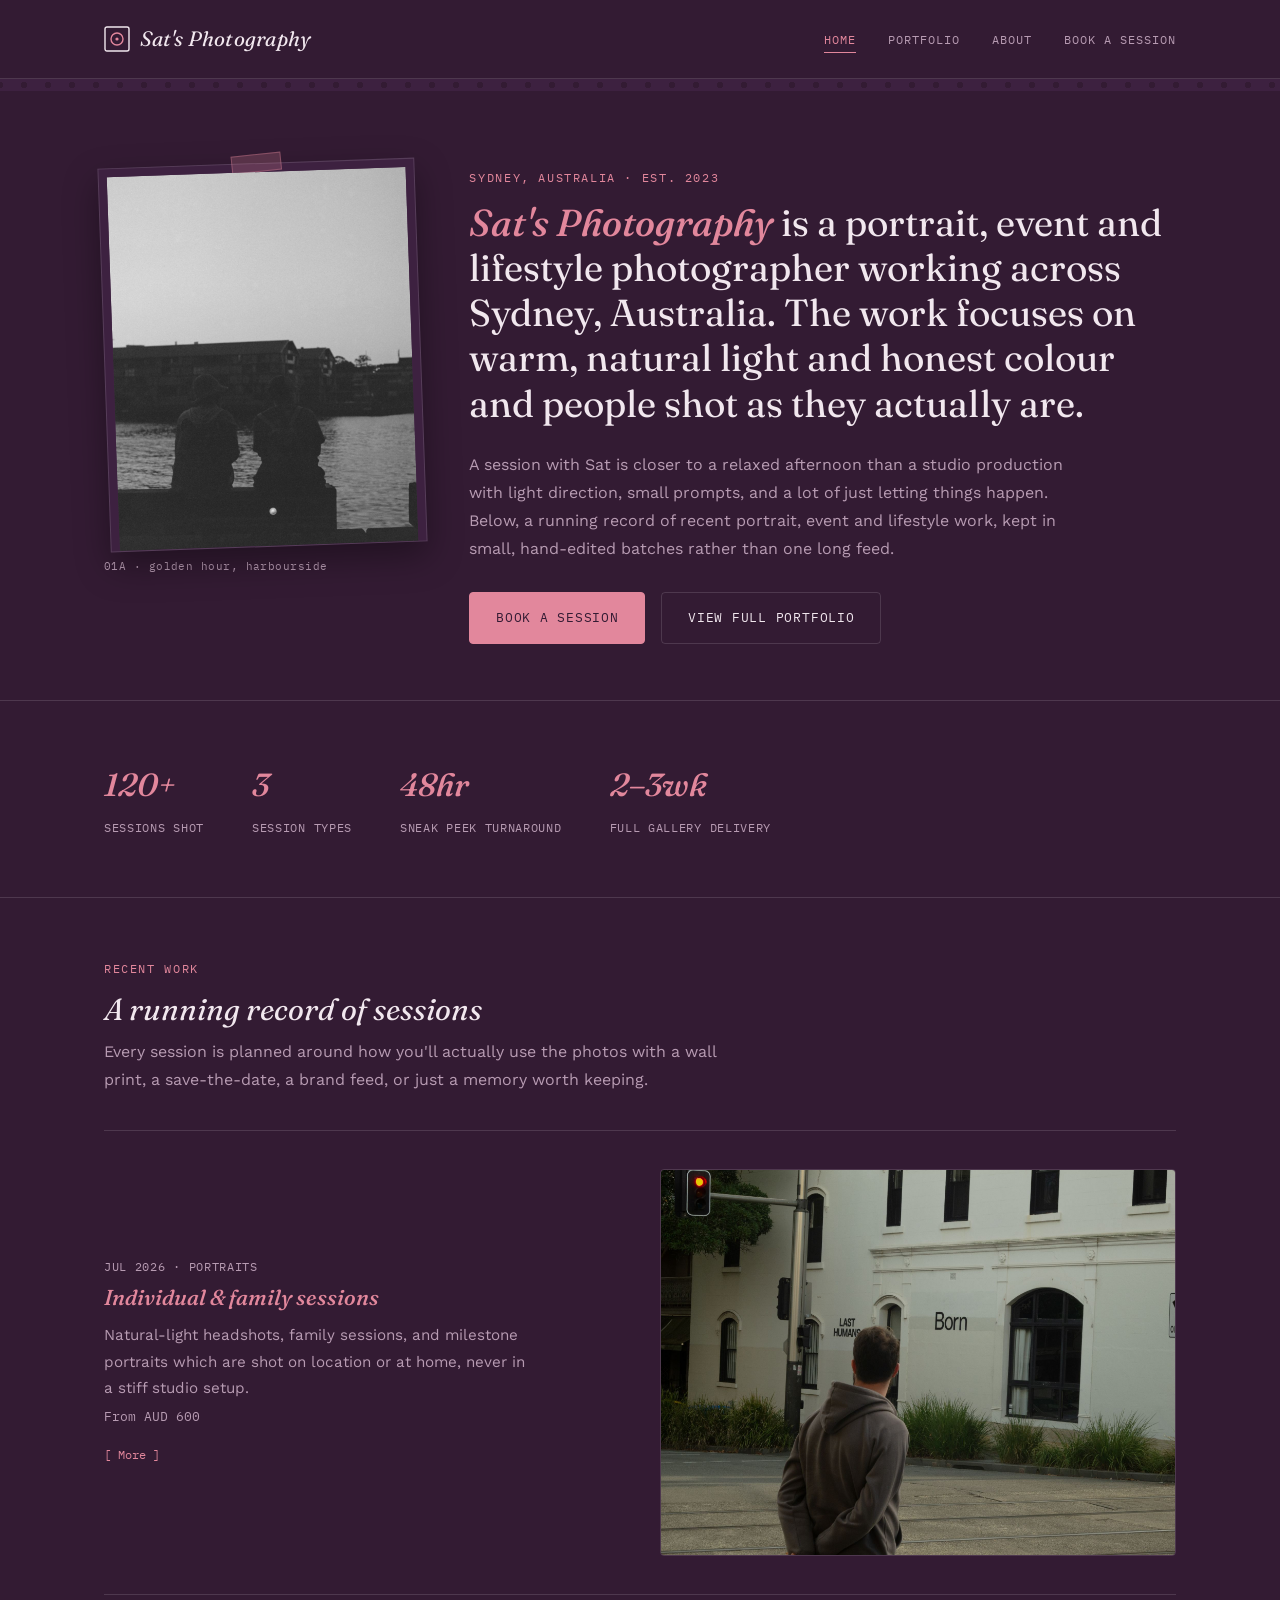
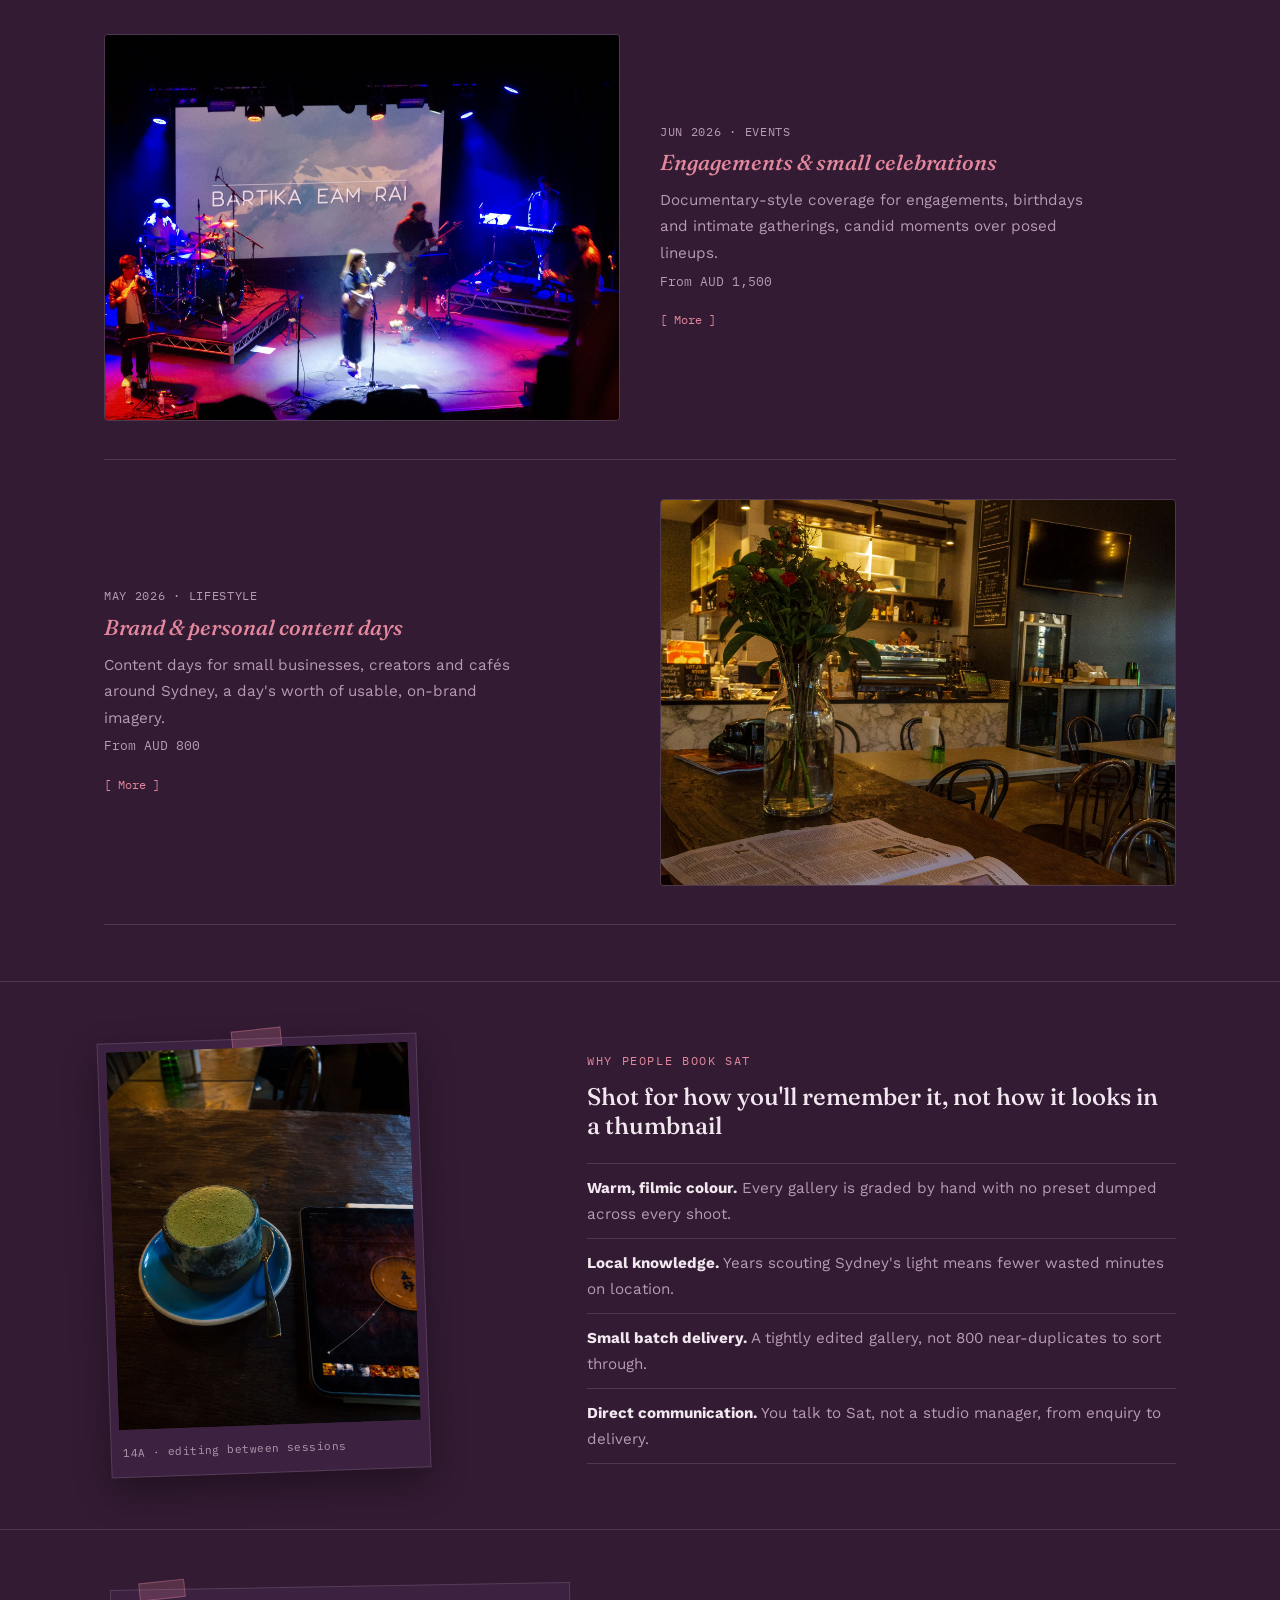
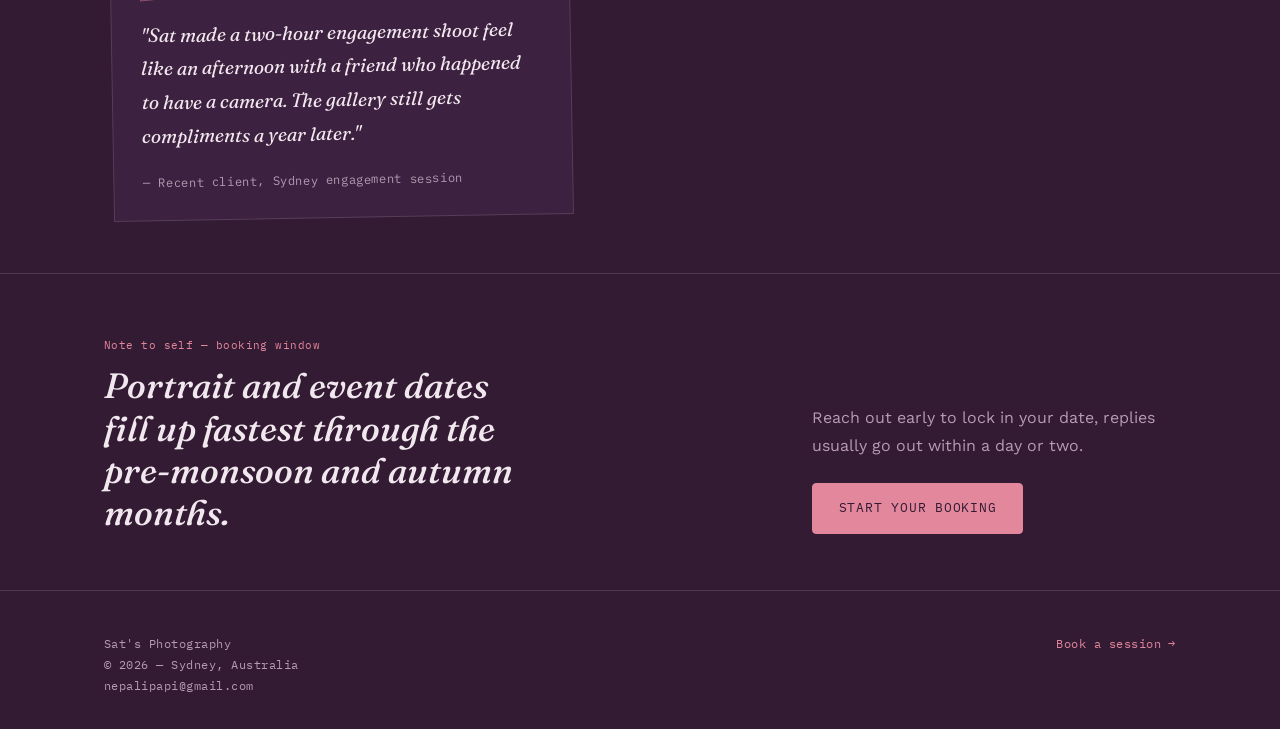
<file: index.html>
<!DOCTYPE html>
<html lang="en">
<head>
<meta charset="UTF-8">
<meta name="viewport" content="width=device-width, initial-scale=1.0">
<title>Sat's Photography — Portraits, Events &amp; Lifestyle | Sydney, Australia</title>
<meta name="description" content="Sat's Photography is a Sydney-based studio shooting warm, filmic portraits, events and lifestyle sessions. Book a session today.">
<link rel="stylesheet" href="style.css">
</head>
<body>
<a href="#main" class="skip-link">Skip to main content</a>

<header class="site-header">
  <nav class="nav-bar" aria-label="Main navigation">
    <a href="index.html" class="wordmark">
      <svg class="frame-mark" width="26" height="26" viewBox="0 0 26 26" fill="none" aria-hidden="true">
        <rect x="1" y="1" width="24" height="24" rx="2" stroke="#F1E7EE" stroke-width="1.4"/>
        <circle cx="13" cy="13" r="6" stroke="#E2879C" stroke-width="1.4"/>
        <circle cx="13" cy="13" r="1.6" fill="#E2879C"/>
      </svg>
      Sat's Photography
    </a>
    <button class="nav-toggle" aria-expanded="false" aria-controls="nav-links" aria-label="Toggle navigation menu">&#9776;</button>
    <ul class="nav-links" id="nav-links">
      <li><a href="index.html" aria-current="page">Home</a></li>
      <li><a href="portfolio.html">Portfolio</a></li>
      <li><a href="about.html">About</a></li>
      <li><a href="contact.html">Book a Session</a></li>
    </ul>
  </nav>
</header>
<div class="sprocket-strip" aria-hidden="true"></div>

<main id="main">

  <!-- HERO -->
  <section class="hero">
    <div class="container">
      <div class="hero-photo">
        <div class="polaroid rot-l">
          <span class="tape"></span>
          <div class="frame" style="aspect-ratio:4/5;">
            <img src="images/hero-waterfront.jpg" alt="Two people sitting on a waterfront wall at dusk, silhouetted against the harbour" loading="eager">
          </div>
        </div>
        <span class="roll-ref">01A · golden hour, harbourside</span>
      </div>
      <div>
        <span class="eyebrow">Sydney, Australia &middot; Est. 2023</span>
        <h1><em class="accent-name">Sat's Photography</em> is a portrait, event and lifestyle photographer working across Sydney, Australia. The work focuses on warm, natural light and honest colour and people shot as they actually are.</h1>
        <p class="lede-secondary">A session with Sat is closer to a relaxed afternoon than a studio production with light direction, small prompts, and a lot of just letting things happen. Below, a running record of recent portrait, event and lifestyle work, kept in small, hand-edited batches rather than one long feed.</p>
        <div class="cta-row">
          <a href="contact.html" class="btn btn-primary">Book a session</a>
          <a href="portfolio.html" class="btn btn-outline">View full portfolio</a>
        </div>
      </div>
    </div>
  </section>

  <!-- STATS -->
  <section>
    <div class="container stat-row">
      <div class="stat"><b>120+</b><span>Sessions shot</span></div>
      <div class="stat"><b>3</b><span>Session types</span></div>
      <div class="stat"><b>48hr</b><span>Sneak peek turnaround</span></div>
      <div class="stat"><b>2–3wk</b><span>Full gallery delivery</span></div>
    </div>
  </section>

  <!-- RECENT WORK — zig-zag journal list -->
  <section>
    <div class="container">
      <div class="section-head">
        <span class="eyebrow">Recent Work</span>
        <h2>A running record of sessions</h2>
        <p>Every session is planned around how you'll actually use the photos with a wall print, a save-the-date, a brand feed, or just a memory worth keeping.</p>
      </div>
      <div class="journal-list">

        <article class="journal-entry">
          <div class="thumb">
            <div class="frame"><img src="images/street-corner-mural.jpg" alt="A man seen from behind, waiting at a street crossing in front of a building painted with the words 'Last Humans' and 'Born'" loading="lazy"></div>
          </div>
          <div class="content">
            <span class="date">Jul 2026 &middot; Portraits</span>
            <h3><a href="portfolio.html">Individual &amp; family sessions</a></h3>
            <p>Natural-light headshots, family sessions, and milestone portraits which are shot on location or at home, never in a stiff studio setup.</p>
            <span class="price-tag">From AUD 600</span><br>
            <a href="portfolio.html" class="more">[ More ]</a>
          </div>
        </article>

        <article class="journal-entry flip">
          <div class="thumb">
            <div class="frame"><img src="images/concert-color.jpg" alt="A band performing on stage under blue and purple lights, with 'Bartika Eam Rai' projected on the backdrop" loading="lazy"></div>
          </div>
          <div class="content">
            <span class="date">Jun 2026 &middot; Events</span>
            <h3><a href="portfolio.html">Engagements &amp; small celebrations</a></h3>
            <p>Documentary-style coverage for engagements, birthdays and intimate gatherings, candid moments over posed lineups.</p>
            <span class="price-tag">From AUD 1,500</span><br>
            <a href="portfolio.html" class="more">[ More ]</a>
          </div>
        </article>

        <article class="journal-entry">
          <div class="thumb">
            <div class="frame"><img src="images/cafe-newspaper.jpg" alt="A café table with a vase of roses and an open newspaper, with the counter and barista in the background" loading="lazy"></div>
          </div>
          <div class="content">
            <span class="date">May 2026 &middot; Lifestyle</span>
            <h3><a href="portfolio.html">Brand &amp; personal content days</a></h3>
            <p>Content days for small businesses, creators and cafés around Sydney, a day's worth of usable, on-brand imagery.</p>
            <span class="price-tag">From AUD 800</span><br>
            <a href="portfolio.html" class="more">[ More ]</a>
          </div>
        </article>

      </div>
    </div>
  </section>

  <!-- WHY CHOOSE -->
  <section>
    <div class="container about-grid">
      <div style="max-width:320px;">
        <div class="polaroid rot-l">
          <span class="tape"></span>
          <div class="frame" style="aspect-ratio:4/5;">
            <img src="images/matcha-ipad.jpg" alt="Overhead view of a matcha latte and an iPad showing photo edits, on a wooden café table" loading="lazy">
          </div>
          <div style="padding:0.5rem 0.2rem 0.7rem;"><span class="roll-ref">14A · editing between sessions</span></div>
        </div>
      </div>
      <div>
        <span class="eyebrow">Why People Book Sat</span>
        <h2>Shot for how you'll remember it, not how it looks in a thumbnail</h2>
        <ul class="values-list">
          <li><strong>Warm, filmic colour.</strong> Every gallery is graded by hand with no preset dumped across every shoot.</li>
          <li><strong>Local knowledge.</strong> Years scouting Sydney's light means fewer wasted minutes on location.</li>
          <li><strong>Small batch delivery.</strong> A tightly edited gallery, not 800 near-duplicates to sort through.</li>
          <li><strong>Direct communication.</strong> You talk to Sat, not a studio manager, from enquiry to delivery.</li>
        </ul>
      </div>
    </div>
  </section>

  <!-- TESTIMONIAL -->
  <section>
    <div class="container">
      <div class="testimonial">
        <p class="quote">"Sat made a two-hour engagement shoot feel like an afternoon with a friend who happened to have a camera. The gallery still gets compliments a year later."</p>
        <cite>— Recent client, Sydney engagement session</cite>
      </div>
    </div>
  </section>

  <!-- CTA -->
  <section>
    <div class="container cta-strip">
      <div>
        <span class="roll-ref">Note to self — booking window</span>
        <h2>Portrait and event dates fill up fastest through the pre-monsoon and autumn months.</h2>
      </div>
      <div>
        <p style="color:var(--muted); margin-bottom:1.4rem;">Reach out early to lock in your date, replies usually go out within a day or two.</p>
        <a href="contact.html" class="btn btn-primary">Start your booking</a>
      </div>
    </div>
  </section>

</main>

<footer class="site-footer">
  <div class="container">
    <div class="footer-grid">
      <div class="who">
        <span>Sat's Photography</span>
        <span>&copy; 2026 &mdash; Sydney, Australia</span>
        <span>nepalipapi@gmail.com</span>
      </div>
      <div class="who" style="text-align:right;">
        <a href="contact.html">Book a session &rarr;</a>
      </div>
    </div>
  </div>
</footer>

<script src="script.js"></script>
</body>
</html>
</file>
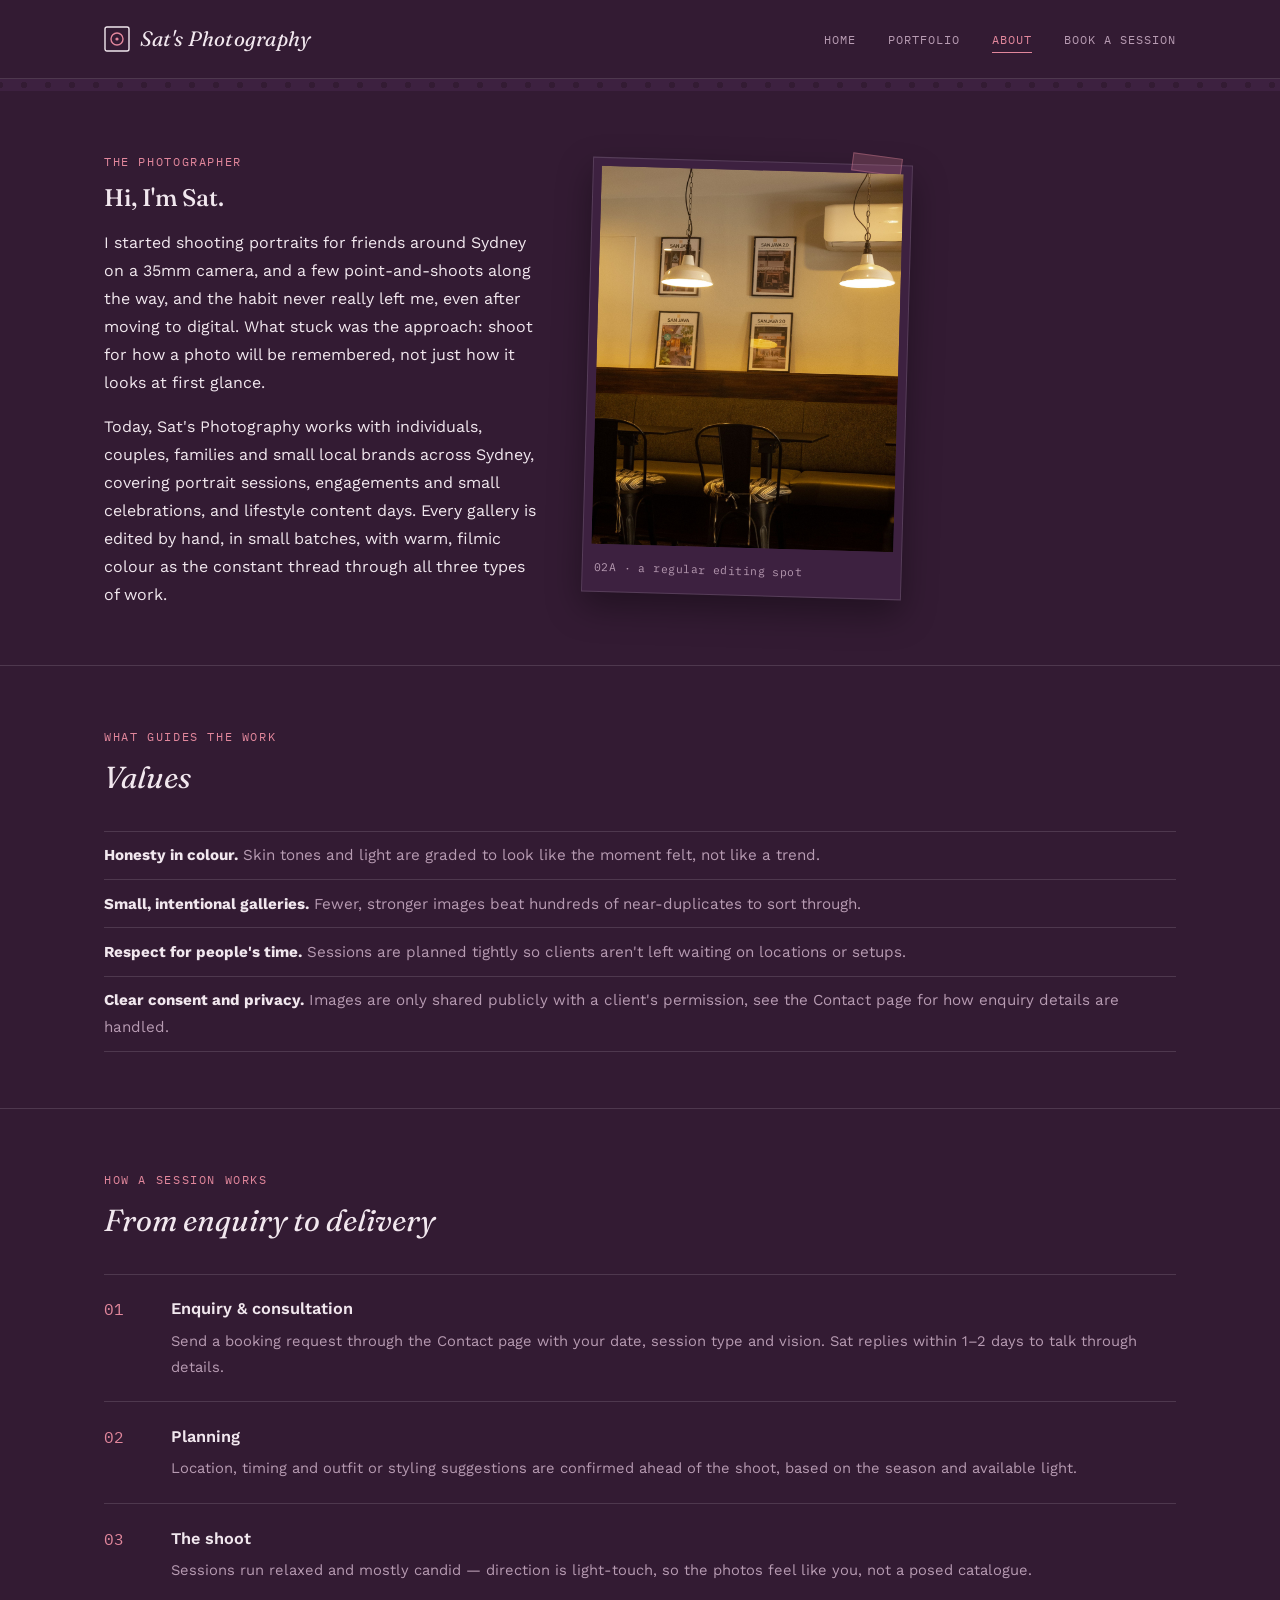
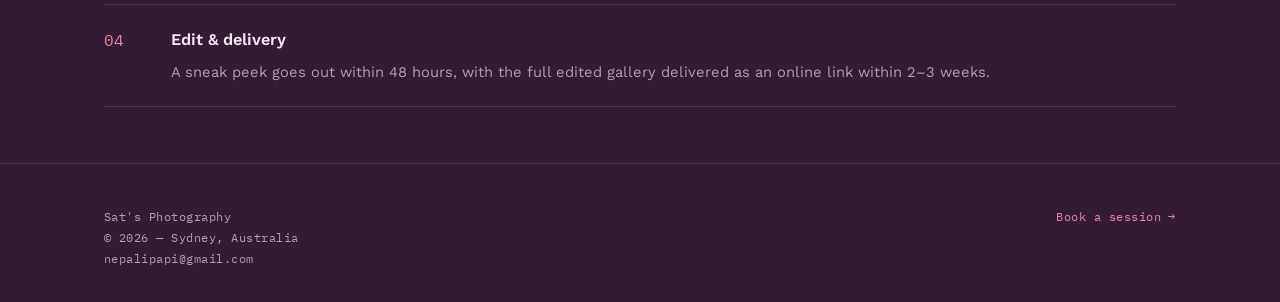
<file: about.html>
<!DOCTYPE html>
<html lang="en">
<head>
<meta charset="UTF-8">
<meta name="viewport" content="width=device-width, initial-scale=1.0">
<title>About | Sat's Photography</title>
<meta name="description" content="Meet Sat, a Sydney-based portrait, event and lifestyle photographer, and learn how sessions are planned from enquiry to delivery.">
<link rel="stylesheet" href="style.css">
</head>
<body>
<a href="#main" class="skip-link">Skip to main content</a>

<header class="site-header">
  <nav class="nav-bar" aria-label="Main navigation">
    <a href="index.html" class="wordmark">
      <svg class="frame-mark" width="26" height="26" viewBox="0 0 26 26" fill="none" aria-hidden="true">
        <rect x="1" y="1" width="24" height="24" rx="2" stroke="#F1E7EE" stroke-width="1.4"/>
        <circle cx="13" cy="13" r="6" stroke="#E2879C" stroke-width="1.4"/>
        <circle cx="13" cy="13" r="1.6" fill="#E2879C"/>
      </svg>
      Sat's Photography
    </a>
    <button class="nav-toggle" aria-expanded="false" aria-controls="nav-links" aria-label="Toggle navigation menu">&#9776;</button>
    <ul class="nav-links" id="nav-links">
      <li><a href="index.html">Home</a></li>
      <li><a href="portfolio.html">Portfolio</a></li>
      <li><a href="about.html" aria-current="page">About</a></li>
      <li><a href="contact.html">Book a Session</a></li>
    </ul>
  </nav>
</header>
<div class="sprocket-strip" aria-hidden="true"></div>

<main id="main">

  <section>
    <div class="container about-grid">
      <div>
        <span class="eyebrow">The Photographer</span>
        <h2>Hi, I'm Sat.</h2>
        <p style="margin-top:1rem;">I started shooting portraits for friends around Sydney on a 35mm camera, and a few point-and-shoots along the way, and the habit never really left me, even after moving to digital. What stuck was the approach: shoot for how a photo will be remembered, not just how it looks at first glance.</p>
        <p style="margin-top:1rem;">Today, Sat's Photography works with individuals, couples, families and small local brands across Sydney, covering portrait sessions, engagements and small celebrations, and lifestyle content days. Every gallery is edited by hand, in small batches, with warm, filmic colour as the constant thread through all three types of work.</p>
      </div>
      <div style="max-width:320px;">
        <div class="polaroid rot-r">
          <span class="tape tr"></span>
          <div class="frame" style="aspect-ratio:4/5;">
            <img src="images/cafe-interior.jpg" alt="A café interior with framed photographs on the wall above a wooden banquette, lit by warm pendant lights" loading="lazy">
          </div>
          <div style="padding:0.5rem 0.2rem 0.7rem;"><span class="roll-ref">02A · a regular editing spot</span></div>
        </div>
      </div>
    </div>
  </section>

  <section>
    <div class="container">
      <div class="section-head">
        <span class="eyebrow">What Guides the Work</span>
        <h2>Values</h2>
      </div>
      <ul class="values-list">
        <li><strong>Honesty in colour.</strong> Skin tones and light are graded to look like the moment felt, not like a trend.</li>
        <li><strong>Small, intentional galleries.</strong> Fewer, stronger images beat hundreds of near-duplicates to sort through.</li>
        <li><strong>Respect for people's time.</strong> Sessions are planned tightly so clients aren't left waiting on locations or setups.</li>
        <li><strong>Clear consent and privacy.</strong> Images are only shared publicly with a client's permission, see the Contact page for how enquiry details are handled.</li>
      </ul>
    </div>
  </section>

  <section>
    <div class="container">
      <div class="section-head">
        <span class="eyebrow">How a Session Works</span>
        <h2>From enquiry to delivery</h2>
      </div>
      <ol class="process-list">
        <li>
          <div><h4>Enquiry &amp; consultation</h4><p>Send a booking request through the Contact page with your date, session type and vision. Sat replies within 1–2 days to talk through details.</p></div>
        </li>
        <li>
          <div><h4>Planning</h4><p>Location, timing and outfit or styling suggestions are confirmed ahead of the shoot, based on the season and available light.</p></div>
        </li>
        <li>
          <div><h4>The shoot</h4><p>Sessions run relaxed and mostly candid — direction is light-touch, so the photos feel like you, not a posed catalogue.</p></div>
        </li>
        <li>
          <div><h4>Edit &amp; delivery</h4><p>A sneak peek goes out within 48 hours, with the full edited gallery delivered as an online link within 2–3 weeks.</p></div>
        </li>
      </ol>
    </div>
  </section>

</main>

<footer class="site-footer">
  <div class="container">
    <div class="footer-grid">
      <div class="who">
        <span>Sat's Photography</span>
        <span>&copy; 2026 &mdash; Sydney, Australia</span>
        <span>nepalipapi@gmail.com</span>
      </div>
      <div class="who" style="text-align:right;">
        <a href="contact.html">Book a session &rarr;</a>
      </div>
    </div>
  </div>
</footer>

<script src="script.js"></script>
</body>
</html>
</file>
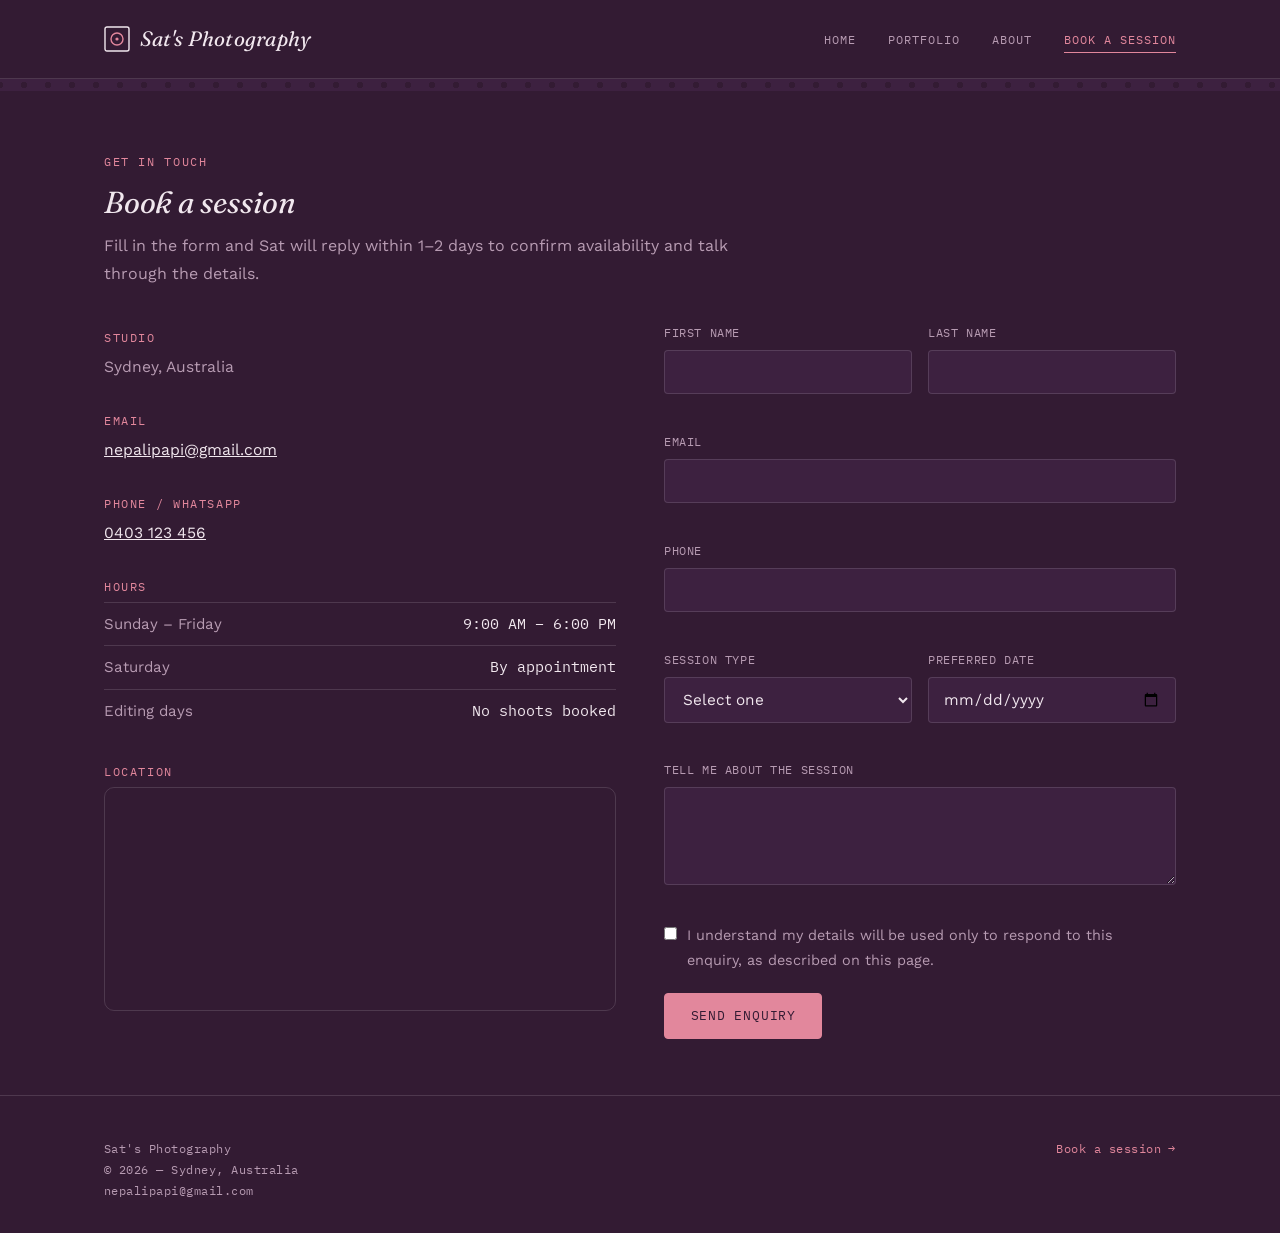
<file: contact.html>
<!DOCTYPE html>
<html lang="en">
<head>
<meta charset="UTF-8">
<meta name="viewport" content="width=device-width, initial-scale=1.0">
<title>Book a Session | Sat's Photography</title>
<meta name="description" content="Enquire about a portrait, event or lifestyle photography session with Sat's Photography in Sydney, Australia.">
<link rel="stylesheet" href="style.css">
</head>
<body>
<a href="#main" class="skip-link">Skip to main content</a>

<header class="site-header">
  <nav class="nav-bar" aria-label="Main navigation">
    <a href="index.html" class="wordmark">
      <svg class="frame-mark" width="26" height="26" viewBox="0 0 26 26" fill="none" aria-hidden="true">
        <rect x="1" y="1" width="24" height="24" rx="2" stroke="#F1E7EE" stroke-width="1.4"/>
        <circle cx="13" cy="13" r="6" stroke="#E2879C" stroke-width="1.4"/>
        <circle cx="13" cy="13" r="1.6" fill="#E2879C"/>
      </svg>
      Sat's Photography
    </a>
    <button class="nav-toggle" aria-expanded="false" aria-controls="nav-links" aria-label="Toggle navigation menu">&#9776;</button>
    <ul class="nav-links" id="nav-links">
      <li><a href="index.html">Home</a></li>
      <li><a href="portfolio.html">Portfolio</a></li>
      <li><a href="about.html">About</a></li>
      <li><a href="contact.html" aria-current="page">Book a Session</a></li>
    </ul>
  </nav>
</header>
<div class="sprocket-strip" aria-hidden="true"></div>

<main id="main">
  <section>
    <div class="container">
      <div class="section-head">
        <span class="eyebrow">Get In Touch</span>
        <h2>Book a session</h2>
        <p>Fill in the form and Sat will reply within 1–2 days to confirm availability and talk through the details.</p>
      </div>

      <div class="contact-grid">

        <div>
          <div class="info-block">
            <span class="eyebrow">Studio</span>
            <p>Sydney, Australia</p>
          </div>
          <div class="info-block">
            <span class="eyebrow">Email</span>
            <p><a href="mailto:nepalipapi@gmail.com">nepalipapi@gmail.com</a></p>
          </div>
          <div class="info-block">
            <span class="eyebrow">Phone / WhatsApp</span>
            <p><a href="tel:0403123456">0403 123 456</a></p>
          </div>
          <div class="info-block">
            <span class="eyebrow">Hours</span>
            <table class="hours">
              <tr><td>Sunday – Friday</td><td>9:00 AM – 6:00 PM</td></tr>
              <tr><td>Saturday</td><td>By appointment</td></tr>
              <tr><td>Editing days</td><td>No shoots booked</td></tr>
            </table>
          </div>
          <div class="info-block">
            <span class="eyebrow">Location</span>
            <div class="map-embed">
               <iframe
                  src="https://maps.google.com/maps?q=Sydney,+Australia&z=11&output=embed"
                  width="100%" height="100%" style="border:0;" allowfullscreen=""
                  loading="lazy" referrerpolicy="no-referrer-when-downgrade"
                  title="Map showing Sydney, Australia">
                </iframe>
            </div>
          </div>
        </div>

        <div>
          <form class="booking" novalidate>
            <p id="form-status" role="status" aria-live="polite"></p>

            <div class="field-row">
              <div class="field">
                <label for="fname">First name</label>
                <input type="text" id="fname" name="fname" required>
                <span class="err" id="fname-err"></span>
              </div>
              <div class="field">
                <label for="lname">Last name</label>
                <input type="text" id="lname" name="lname" required>
                <span class="err" id="lname-err"></span>
              </div>
            </div>

            <div class="field">
              <label for="email">Email</label>
              <input type="email" id="email" name="email" required>
              <span class="err" id="email-err"></span>
            </div>

            <div class="field">
              <label for="phone">Phone</label>
              <input type="tel" id="phone" name="phone" required>
              <span class="err" id="phone-err"></span>
            </div>

            <div class="field-row">
              <div class="field">
                <label for="session-type">Session type</label>
                <select id="session-type" name="session-type" required>
                  <option value="">Select one</option>
                  <option value="portrait">Portrait</option>
                  <option value="event">Event</option>
                  <option value="lifestyle">Lifestyle / Brand</option>
                </select>
                <span class="err" id="session-type-err"></span>
              </div>
              <div class="field">
                <label for="date">Preferred date</label>
                <input type="date" id="date" name="date" required>
                <span class="err" id="date-err"></span>
              </div>
            </div>

            <div class="field">
              <label for="message">Tell me about the session</label>
              <textarea id="message" name="message" rows="4" required></textarea>
              <span class="err" id="message-err"></span>
            </div>

            <label class="consent">
              <input type="checkbox" id="consent" name="consent" required>
              <span>I understand my details will be used only to respond to this enquiry, as described on this page.</span>
              <span class="err" id="consent-err"></span>
            </label>

            <button type="submit" class="btn btn-primary" style="justify-self:start;">Send enquiry</button>
          </form>
        </div>

      </div>
    </div>
  </section>
</main>

<footer class="site-footer">
  <div class="container">
    <div class="footer-grid">
      <div class="who">
        <span>Sat's Photography</span>
        <span>&copy; 2026 &mdash; Sydney, Australia</span>
        <span>nepalipapi@gmail.com</span>
      </div>
      <div class="who" style="text-align:right;">
        <a href="contact.html">Book a session &rarr;</a>
      </div>
    </div>
  </div>
</footer>

<script src="script.js"></script>
</body>
</html>
</file>
<file: style.css>
/* ============================================================
   SAT'S PHOTOGRAPHY — style.css
   ITS207 T2 2026 — Portraits · Events · Lifestyle
   Editorial field-journal theme: one background, one accent.
   ============================================================ */

@import url('https://fonts.googleapis.com/css2?family=Fraunces:ital,opsz,wght@0,9..144,400;0,9..144,500;0,9..144,600;1,9..144,400;1,9..144,500&family=Work+Sans:wght@300;400;500;600&family=IBM+Plex+Mono:wght@400;500&display=swap');

:root {
  /* One background, one accent — everything else is a tint of these two */
  --bg:      #331B33;   /* deep plum — the single background colour, edge to edge */
  --bg-soft: #3D2140;   /* faint lift for hairlines / hover, same hue family */
  --ink:     #F1E7EE;   /* warm off-white body/heading text */
  --muted:   #B79BB2;   /* dusty mauve for meta, captions, secondary text */
  --line:    rgba(241,231,238,0.14);
  --accent:  #E2879C;   /* the one accent — dusty coral-rose */
  --accent-dim: rgba(226,135,156,0.16);

  --font-display: 'Fraunces', Georgia, serif;
  --font-body:    'Work Sans', -apple-system, sans-serif;
  --font-mono:    'IBM Plex Mono', 'Courier New', monospace;

  --r-sm: 4px;
  --r-md: 10px;
}

* , *::before, *::after { box-sizing: border-box; margin: 0; padding: 0; }
html { scroll-behavior: smooth; }
body {
  font-family: var(--font-body);
  background: var(--bg);
  color: var(--ink);
  line-height: 1.75;
  font-size: 1rem;
  -webkit-font-smoothing: antialiased;
}
img { max-width: 100%; display: block; }
a { color: var(--accent); }
h1, h2, h3 { font-family: var(--font-display); color: var(--ink); font-weight: 500; line-height: 1.2; }
.eyebrow {
  font-family: var(--font-mono);
  font-size: 0.72rem;
  letter-spacing: 0.14em;
  text-transform: uppercase;
  color: var(--accent);
  display: inline-block;
  margin-bottom: 0.75rem;
}
.container { max-width: 1120px; margin: 0 auto; padding: 0 1.5rem; }

/* Skip link */
.skip-link {
  position: absolute; top: -100%; left: 1rem;
  background: var(--ink); color: var(--bg);
  padding: 0.6rem 1rem; z-index: 200; border-radius: var(--r-sm);
  font-family: var(--font-mono); font-size: 0.85rem;
}
.skip-link:focus { top: 0.5rem; }

:focus-visible { outline: 2px solid var(--accent); outline-offset: 3px; }

/* ===================== SPROCKET STRIP (signature motif) ===================== */
.sprocket-strip {
  height: 12px;
  background: var(--bg-soft);
  background-image: radial-gradient(circle, var(--bg) 3.2px, transparent 3.3px);
  background-size: 24px 12px;
  background-position: 12px center;
}

/* ===================== CONTACT-SHEET / DARKROOM MARKS ===================== */
.polaroid {
  background: var(--bg-soft);
  padding: 8px 8px 0;
  box-shadow: 0 14px 34px rgba(0,0,0,0.35);
  position: relative;
  border: 1px solid var(--line);
}
.polaroid.rot-l { transform: rotate(-2deg); }
.polaroid.rot-r { transform: rotate(1.6deg); }
.polaroid.rot-flat { transform: rotate(-0.3deg); }
.frame { position: relative; overflow: hidden; }
.frame svg, .frame img { width: 100%; height: 100%; display: block; object-fit: cover; }
.polaroid .frame { border: none; }
.tape {
  position: absolute; width: 50px; height: 18px;
  background: rgba(226,135,156,0.22);
  border: 1px solid rgba(226,135,156,0.35);
  top: -10px; left: 50%; transform: translateX(-50%) rotate(-4deg);
}
.tape.tr { left: auto; right: 10px; transform: rotate(6deg); }

.grease-mark { position: absolute; inset: -6px; pointer-events: none; }
.grease-mark svg { width: 100%; height: 100%; }

.roll-ref {
  font-family: var(--font-mono); font-size: 0.7rem; letter-spacing: 0.04em;
  color: var(--muted); display: inline-block;
}

/* ===================== HEADER / NAV ===================== */
header.site-header {
  background: var(--bg);
  border-bottom: 1px solid var(--line);
  position: sticky; top: 0; z-index: 100;
}
.nav-bar {
  max-width: 1120px; margin: 0 auto; padding: 1.3rem 1.5rem;
  display: flex; align-items: center; justify-content: space-between;
}
.wordmark {
  font-family: var(--font-display); font-style: italic;
  font-size: 1.3rem; letter-spacing: 0.01em;
  color: var(--ink); text-decoration: none;
  display: flex; align-items: center; gap: 0.6rem;
}
.wordmark .frame-mark { flex-shrink: 0; }
.nav-links { display: flex; gap: 2rem; list-style: none; }
.nav-links a {
  color: var(--muted); text-decoration: none;
  font-family: var(--font-mono); font-size: 0.78rem;
  letter-spacing: 0.08em; text-transform: uppercase;
  padding: 0.3rem 0; border-bottom: 1px solid transparent;
  transition: border-color 0.2s ease, color 0.2s ease;
}
.nav-links a:hover, .nav-links a[aria-current="page"] { border-color: var(--accent); color: var(--accent); }
.nav-toggle {
  display: none; background: none; border: 1px solid var(--line);
  color: var(--ink); border-radius: var(--r-sm); padding: 0.4rem 0.6rem;
  font-size: 1.1rem; cursor: pointer;
}
@media (max-width: 720px) {
  .nav-links {
    position: absolute; top: 100%; left: 0; right: 0;
    background: var(--bg); border-bottom: 1px solid var(--line);
    flex-direction: column; gap: 0;
    max-height: 0; overflow: hidden; transition: max-height 0.25s ease;
  }
  .nav-links.open { max-height: 300px; }
  .nav-links a { padding: 0.9rem 1.5rem; border-bottom: 1px solid var(--line); width: 100%; }
  .nav-toggle { display: block; }
}

/* ===================== BUTTONS ===================== */
.btn {
  display: inline-block; font-family: var(--font-mono);
  font-size: 0.8rem; letter-spacing: 0.06em; text-transform: uppercase;
  text-decoration: none; padding: 0.85rem 1.6rem; border-radius: var(--r-sm);
  transition: transform 0.15s ease, background 0.2s ease, color 0.2s ease;
  border: 1px solid var(--accent);
}
.btn:hover { transform: translateY(-2px); }
.btn-primary { background: var(--accent); color: var(--bg); }
.btn-primary:hover { background: transparent; color: var(--accent); }
.btn-outline { background: transparent; color: var(--ink); border-color: var(--line); }
.btn-outline:hover { border-color: var(--accent); color: var(--accent); }
.btn-outline.on-dark { color: var(--ink); border-color: var(--line); }
.btn-outline.on-dark:hover { border-color: var(--accent); color: var(--accent); }

/* ===================== HERO (bio-style, single photo) ===================== */
.hero { padding: 4.5rem 0 3.5rem; }
.hero .container { display: grid; grid-template-columns: 0.62fr 1.38fr; gap: 3rem; align-items: start; }
.hero .hero-photo .roll-ref { display: block; margin-top: 0.6rem; }
.hero h1 {
  font-size: clamp(1.7rem, 3vw, 2.35rem); font-weight: 400; color: var(--ink);
}
.hero h1 em, .accent-name {
  font-style: italic; color: var(--accent); font-weight: 500;
}
.hero .lede-secondary {
  margin-top: 1.6rem; font-size: 1rem; color: var(--muted); max-width: 60ch;
}
.hero .cta-row { display: flex; gap: 1rem; flex-wrap: wrap; margin-top: 1.8rem; }
@media (max-width: 780px) { .hero .container { grid-template-columns: 1fr; } .hero .hero-photo { max-width: 220px; } }

/* ===================== SECTIONS ===================== */
section { padding: 3.5rem 0; }
section + section { border-top: 1px solid var(--line); }
.section-head { max-width: 640px; margin-bottom: 2.2rem; }
.section-head h2 { font-size: clamp(1.5rem, 2.6vw, 1.9rem); font-style: italic; font-weight: 400; }
.section-head p { margin-top: 0.7rem; font-size: 1rem; color: var(--muted); }

/* ===================== JOURNAL / ZIGZAG LIST (signature layout) ===================== */
.journal-list { display: flex; flex-direction: column; }
.journal-entry {
  display: grid; grid-template-columns: 1fr 1fr; gap: 2.5rem; align-items: center;
  padding: 2.4rem 0; border-top: 1px solid var(--line);
}
.journal-list .journal-entry:last-child { border-bottom: 1px solid var(--line); }
.journal-entry .thumb { order: 2; }
.journal-entry .content { order: 1; }
.journal-entry.flip .thumb { order: 1; }
.journal-entry.flip .content { order: 2; }
.journal-entry .thumb .frame { aspect-ratio: 4/3; border-radius: var(--r-sm); overflow: hidden; border: 1px solid var(--line); }
.journal-entry .date { font-family: var(--font-mono); font-size: 0.72rem; letter-spacing: 0.06em; text-transform: uppercase; color: var(--muted); display: block; margin-bottom: 0.5rem; }
.journal-entry h3 { font-size: 1.35rem; font-style: italic; font-weight: 500; margin-bottom: 0.7rem; }
.journal-entry h3 a { color: var(--accent); text-decoration: none; }
.journal-entry h3 a:hover { text-decoration: underline; }
.journal-entry p { font-size: 0.95rem; color: var(--muted); max-width: 48ch; }
.journal-entry .more { display: inline-block; margin-top: 0.9rem; font-family: var(--font-mono); font-size: 0.78rem; color: var(--accent); text-decoration: none; }
.journal-entry .price-tag { margin-top: 0.6rem; font-family: var(--font-mono); font-size: 0.82rem; color: var(--muted); }
@media (max-width: 720px) {
  .journal-entry, .journal-entry.flip { grid-template-columns: 1fr; }
  .journal-entry .thumb, .journal-entry.flip .thumb { order: 1; }
  .journal-entry .content, .journal-entry.flip .content { order: 2; }
}

.filter-row { display: flex; gap: 0.75rem; flex-wrap: wrap; margin-bottom: 2rem; }
.filter-row button {
  font-family: var(--font-mono); font-size: 0.74rem; letter-spacing: 0.06em;
  text-transform: uppercase; background: transparent; border: 1px solid var(--line);
  padding: 0.5rem 1rem; border-radius: 999px; cursor: pointer; color: var(--muted);
  transition: border-color 0.2s ease, color 0.2s ease;
}
.filter-row button[aria-pressed="true"] { border-color: var(--accent); color: var(--accent); }

.pagination { font-family: var(--font-mono); font-size: 0.85rem; color: var(--muted); margin-top: 1rem; }
.pagination a { color: var(--accent); text-decoration: none; margin-left: 0.4rem; }

/* Process steps */
.process-list { list-style: none; counter-reset: step; }
.process-list li {
  counter-increment: step; display: grid; grid-template-columns: 3.2rem 1fr;
  gap: 1rem; padding: 1.3rem 0; border-top: 1px solid var(--line);
}
.process-list li:last-child { border-bottom: 1px solid var(--line); }
.process-list li::before {
  content: counter(step, decimal-leading-zero);
  font-family: var(--font-mono); color: var(--accent); font-size: 1rem; align-self: start;
}
.process-list h4 { font-size: 1.02rem; margin-bottom: 0.3rem; color: var(--ink); font-family: var(--font-body); font-weight: 600; }
.process-list p { font-size: 0.92rem; color: var(--muted); }

/* Stats */
.stat-row { display: flex; gap: 3rem; flex-wrap: wrap; }
.stat b { font-family: var(--font-display); font-style: italic; font-size: 2rem; color: var(--accent); display: block; font-weight: 500; }
.stat span { font-family: var(--font-mono); font-size: 0.72rem; letter-spacing: 0.06em; text-transform: uppercase; color: var(--muted); }

/* Values list */
.values-list { list-style: none; margin-top: 1.4rem; }
.values-list li { padding: 0.65rem 0; border-top: 1px solid var(--line); font-size: 0.95rem; color: var(--muted); }
.values-list li:last-child { border-bottom: 1px solid var(--line); }
.values-list strong { color: var(--ink); font-family: var(--font-body); }

/* Testimonial — pinned note card */
.testimonial {
  max-width: 46ch; background: var(--bg-soft); border: 1px solid var(--line);
  padding: 1.8rem 1.8rem 1.5rem; transform: rotate(-1deg);
  position: relative; margin-left: 0.5rem;
}
.testimonial::before {
  content: ''; position: absolute; top: -9px; left: 28px; width: 46px; height: 18px;
  background: rgba(226,135,156,0.2); border: 1px solid rgba(226,135,156,0.35);
  transform: rotate(-5deg);
}
.testimonial p.quote { font-family: var(--font-display); font-style: italic; font-size: 1.2rem; color: var(--ink); margin-bottom: 0.9rem; font-weight: 400; }
.testimonial cite { font-family: var(--font-mono); font-size: 0.76rem; letter-spacing: 0.05em; color: var(--muted); font-style: normal; }

/* CTA */
.cta-strip { display: grid; grid-template-columns: 1.3fr 0.7fr; gap: 2rem; align-items: end; }
@media (max-width: 720px) { .cta-strip { grid-template-columns: 1fr; } }
.cta-strip h2 { font-size: clamp(1.6rem, 3vw, 2.2rem); max-width: 18ch; font-style: italic; }
.cta-strip .roll-ref { margin-bottom: 0.6rem; color: var(--accent); }

/* About */
.about-grid { display: grid; grid-template-columns: 0.85fr 1.15fr; gap: 3rem; align-items: center; }
@media (max-width: 860px) { .about-grid { grid-template-columns: 1fr; } }

/* Contact page */
.contact-grid { display: grid; grid-template-columns: 1fr 1fr; gap: 3rem; }
@media (max-width: 860px) { .contact-grid { grid-template-columns: 1fr; } }
.info-block { margin-bottom: 1.6rem; }
.info-block .eyebrow { margin-bottom: 0.3rem; }
.info-block p { font-size: 0.98rem; color: var(--muted); }
.info-block a { color: var(--ink); }
table.hours { width: 100%; border-collapse: collapse; font-size: 0.94rem; }
table.hours td { padding: 0.5rem 0; border-top: 1px solid var(--line); color: var(--muted); }
table.hours td:last-child { text-align: right; font-family: var(--font-mono); color: var(--ink); }

.map-embed {
  aspect-ratio: 16/7; border-radius: var(--r-md); overflow: hidden; border: 1px solid var(--line);
  filter: grayscale(0.15) contrast(1.05);
}

form.booking { display: grid; gap: 1.2rem; }
.field { display: grid; gap: 0.4rem; }
.field label { font-family: var(--font-mono); font-size: 0.74rem; letter-spacing: 0.05em; text-transform: uppercase; color: var(--muted); }
.field input, .field select, .field textarea {
  font-family: var(--font-body); font-size: 0.96rem; padding: 0.75rem 0.9rem;
  border: 1px solid var(--line); border-radius: var(--r-sm); background: var(--bg-soft); color: var(--ink);
}
.field input:focus, .field select:focus, .field textarea:focus { border-color: var(--accent); }
.field .err { font-family: var(--font-mono); font-size: 0.76rem; color: var(--accent); min-height: 1em; }
.field-row { display: grid; grid-template-columns: 1fr 1fr; gap: 1rem; }
@media (max-width: 560px) { .field-row { grid-template-columns: 1fr; } }
.consent { display: flex; align-items: flex-start; gap: 0.6rem; font-size: 0.9rem; color: var(--muted); }
.consent input { margin-top: 0.25rem; }
#form-status {
  font-family: var(--font-mono); font-size: 0.85rem; padding: 0.9rem 1rem;
  border-radius: var(--r-sm); display: none;
}
#form-status.success { display: block; background: rgba(226,135,156,0.12); color: var(--ink); border: 1px solid var(--accent); }
#form-status.error { display: block; background: rgba(226,135,156,0.12); color: var(--accent); border: 1px solid var(--accent); }

/* ===================== FOOTER ===================== */
footer.site-footer { border-top: 1px solid var(--line); padding: 2.6rem 0 2rem; }
.footer-grid { display: flex; justify-content: space-between; flex-wrap: wrap; gap: 1.5rem; font-size: 0.85rem; color: var(--muted); }
.footer-grid .who { font-family: var(--font-mono); font-size: 0.76rem; letter-spacing: 0.04em; }
.footer-grid .who span { display: block; }
footer a { color: var(--accent); text-decoration: none; }
footer a:hover { text-decoration: underline; }

@media (prefers-reduced-motion: reduce) {
  * { transition: none !important; scroll-behavior: auto !important; }
}
</file>
